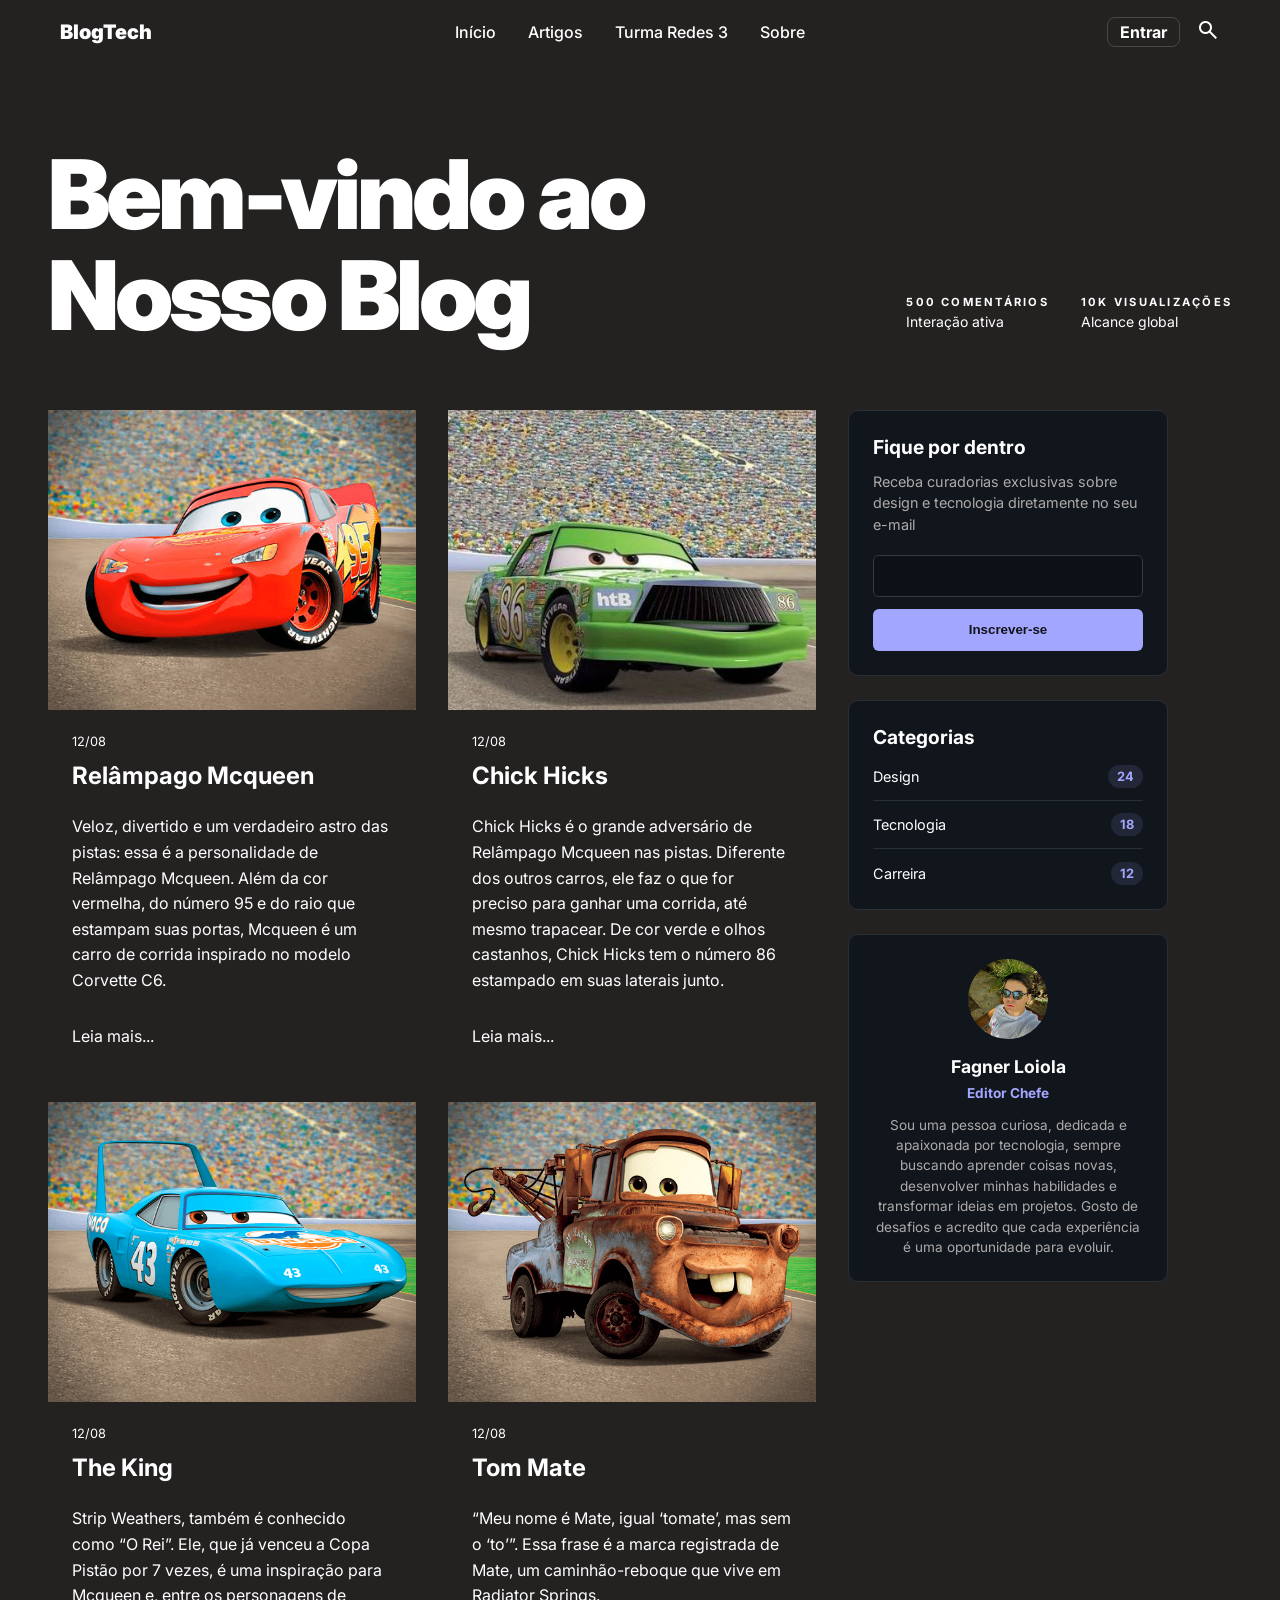
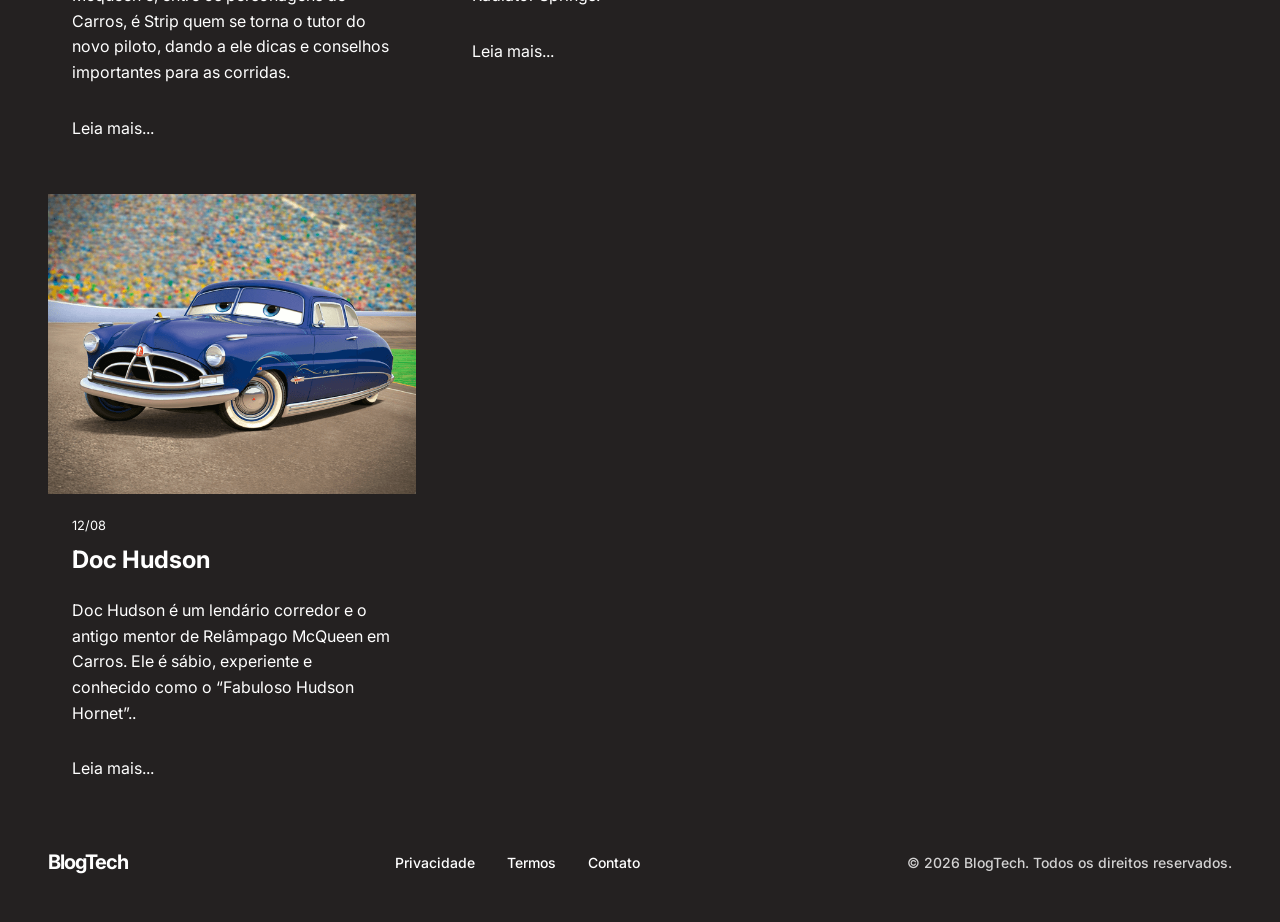
<file: blog.redes3/index.html>
<!doctype html>
<html lang="pt-BR">
  <head>
    <meta charset="utf-8" />
    <meta name="viewport" content="width=device-width, initial-scale=1.0" />
    <title>BlogTech — Navbar</title>
    <link href="https://fonts.googleapis.com/css2?family=Inter:wght@400;500;700;900&display=swap" rel="stylesheet" />
    <link href="https://fonts.googleapis.com/css2?family=Material+Symbols+Outlined" rel="stylesheet" />

    <link rel="stylesheet" href="./css/style.css" />
    <link rel="stylesheet" href="./css/hero.css" />
    <link rel="stylesheet" href="./css/footer.css" />
    <link rel="stylesheet" href="./css/main.css" />
    <link rel="stylesheet" href="./css/sidebar.css" />
</head>

<body>
    <header class="site-header">
        <nav class="nav-inner open">
            <!-- Logo -->
            <a href="#" class="nav-logo">BlogTech</a>

            <!-- Links -->
            <ul class="nav-links">
                <li>
                    <a href="#">Início</a>
                </li>
                <li>
                    <a href="#">Artigos</a>
                </li>
                <li>
                    <a href="#">Turma Redes 3</a>
                </li>
                <li>
                    <a href="#">Sobre</a>
                </li>
            </ul>

            <!-- Ações -->
            <div class="nav-actions">
                <a href="#" class="btn-entrar">Entrar</a>
                <button class="btn-search">
                    <span class="material-symbols-outlined">search</span>
                </button>
            </div>

            <button class="btn-hamburger">
                <span class="material-symbols-outlined">menu</span>
            </button>
        </nav>
    </header>

    <main>
  <section class="hero-section" id="inicio">
    <div class="hero-container">
      <div class="hero-titulo-wrapper">
        <h1 class="hero-titulo">Bem-vindo ao Nosso Blog</h1>
      </div>

      <div class="hero-stats">
        <div class="stat-item">
          <span class="stat-valor">500 Comentários</span>
          <span class="stat-descricao">Interação ativa</span>
        </div>

        <div class="stat-item">
          <span class="stat-valor">10k Visualizações</span>
          <span class="stat-descricao">Alcance global</span>
        </div>
      </div>
    </div>
  </section>

  <!-- Seção de conteúdo principal: grade de artigos e barra lateral (Prática 03) -->
  <section class="main-section">
    <div class="content-container">
        <!-- grade de arquivos-->
            <div class="posts-container">

                <article class="post-card">
                    <img src="./img/mcqueen.jpg" alt="Mcqueen">

                    <div class="post-content">
                        <span class="post-date">12/08</span>
                        <h2>Relâmpago Mcqueen</h2>
                        <p>Veloz, divertido e um verdadeiro astro das pistas: essa é a personalidade de Relâmpago Mcqueen. Além da cor vermelha, do número 95 e do raio que estampam suas portas, Mcqueen é um carro de corrida inspirado no modelo Corvette C6.</p>
                        <a href="">Leia mais...</a>
                    </div>

                </article>

                <article class="post-card">
                    <img src="./img/hicks.jpg" alt="Chick Hicks">

                    <div class="post-content">
                        <span class="post-date">12/08</span>
                        <h2>Chick Hicks</h2>
                        <p>Chick Hicks é o grande adversário de Relâmpago Mcqueen nas pistas. Diferente dos outros carros, ele faz o que for preciso para ganhar uma corrida, até mesmo trapacear. De cor verde e olhos castanhos, Chick Hicks tem o número 86 estampado em suas laterais junto.</p>
                        <a href="">Leia mais...</a>
                    </div>

                </article>

                <article class="post-card">
                    <img src="./img/rei.jpg" alt="The King">

                    <div class="post-content">
                        <span class="post-date">12/08</span>
                        <h2>The King</h2>
                        <p>Strip Weathers, também é conhecido como “O Rei”. Ele, que já venceu a Copa Pistão por 7 vezes, é uma inspiração para Mcqueen e, entre os personagens de Carros, é Strip quem se torna o tutor do novo piloto, dando a ele dicas e conselhos importantes para as corridas.</p>
                        <a href="">Leia mais...</a>
                    </div>

                </article>

                <article class="post-card">
                    <img src="./img/mate.jpg" alt="Tom Mate">

                    <div class="post-content">
                        <span class="post-date">12/08</span>
                        <h2>Tom Mate</h2>
                        <p>“Meu nome é Mate, igual ‘tomate’, mas sem o ‘to’”. Essa frase é a marca registrada de Mate, um caminhão-reboque que vive em Radiator Springs.</p>
                        <a href="">Leia mais...</a>
                    </div>

                </article>
                
                 <article class="post-card">
                    <img src="./img/doc-hudson.jpg" alt="Doc Hudson">

                    <div class="post-content">
                        <span class="post-date">12/08</span>
                        <h2>Doc Hudson</h2>
                        <p>Doc Hudson é um lendário corredor e o antigo mentor de Relâmpago McQueen em Carros. Ele é sábio, experiente e conhecido como o “Fabuloso Hudson Hornet”..</p>
                        <a href="">Leia mais...</a>
                    </div>

                </article>


            </div>
        <!-- barra lateral-->
             <aside class="side-bar">
            <div class="form-container">
              <h3>Fique por dentro</h3>
              <p>
                Receba curadorias exclusivas sobre design e tecnologia
                diretamente no seu e-mail
              </p>

              <input type="email" name="email" id="email" />
              <button class="btn-email">Inscrever-se</button>
            </div>

            <div class="categories-container">
              <h3>Categorias</h3>

              <ul>
                <li>
                  <span class="title-category">Design</span>
                  <span class="badge-category">24</span>
                </li>
                <li>
                  <span class="title-category">Tecnologia</span>
                  <span class="badge-category">18</span>
                </li>
                <li>
                  <span class="title-category">Carreira</span>
                  <span class="badge-category">12</span>
                </li>
              </ul>
            </div>

            <div class="editor-container">
              <img src="./img/fugner.jpg" alt="Foto do editor chefe" />
              <h4>Fagner Loiola</h4>
              <span>Editor Chefe</span>
              <p>
                Sou uma pessoa curiosa, dedicada e apaixonada por tecnologia, sempre buscando aprender coisas novas, desenvolver minhas habilidades e transformar ideias em projetos. Gosto de desafios e acredito que cada experiência é uma oportunidade para evoluir.

              </p>
            </div>
          </aside>
    </div>
   </section>
</main>

<footer class="site-footer">
  <div class="footer-container">
    <a href="./index.html" class="footer-brand"> BlogTech </a>

    <nav class="footer-nav">
      <a href="#">Privacidade</a>
      <a href="#">Termos</a>
      <a href="#">Contato</a>
    </nav>

    <p class="footer-copy">© 2026 BlogTech. Todos os direitos reservados.</p>
  </div>
</footer>




        <script>
  let menu = document.querySelector(".btn-hamburger")
  let nav = document.querySelector(".nav-inner")

  menu.addEventListener("click", () => {
    nav.classList.toggle("open");
  });

</script>
</body>
</html>
</file>
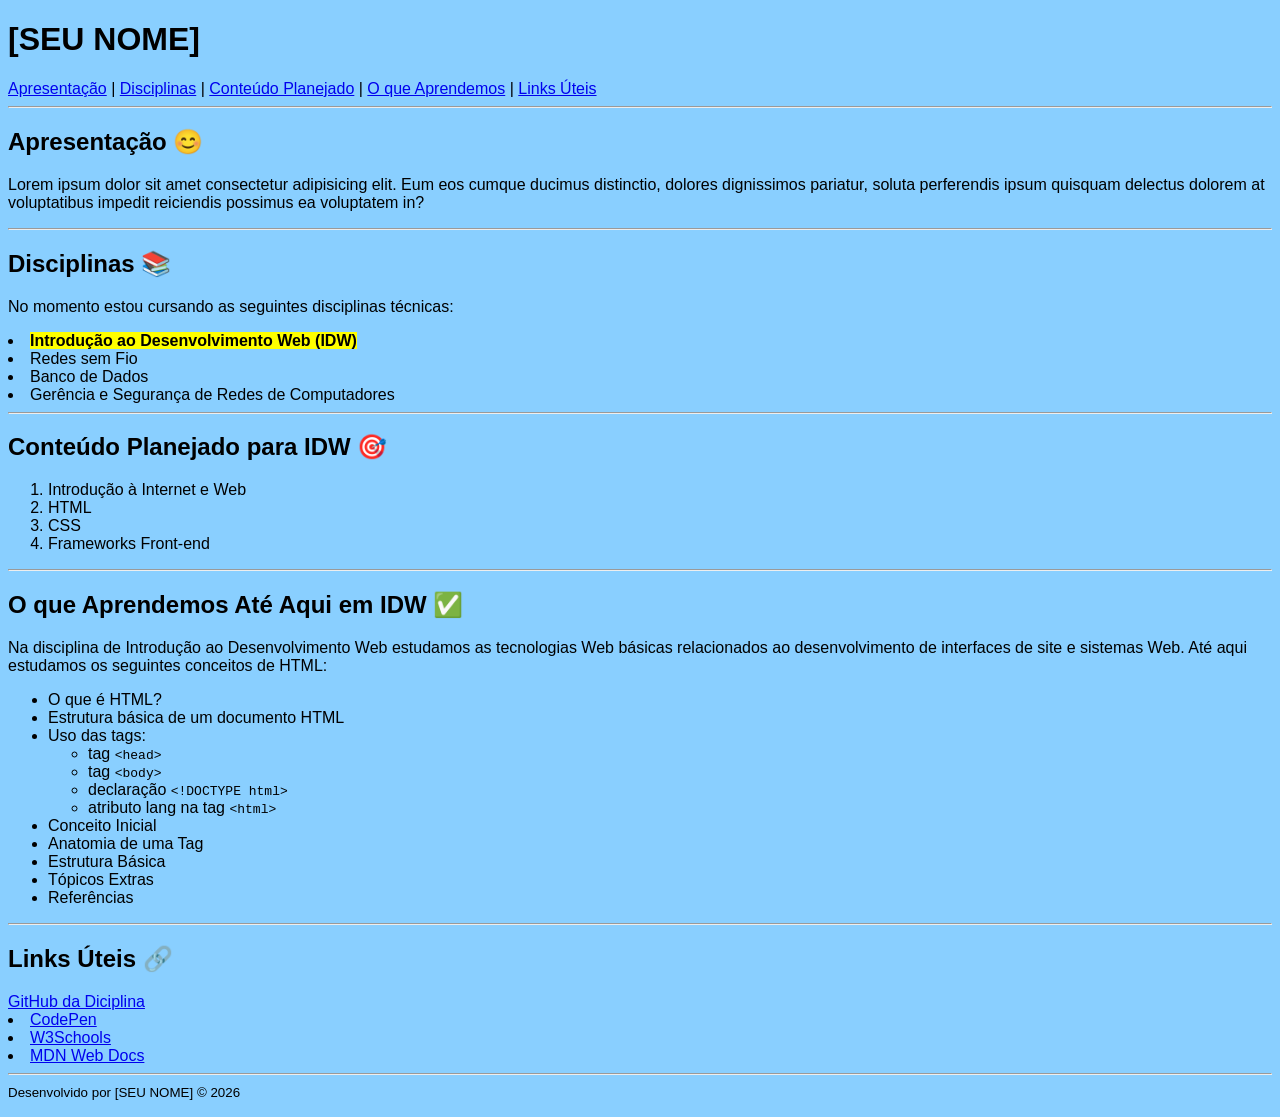
<file: exemplos/ex-02-25/index.html>
<!DOCTYPE html>
<html lang="pt-BR">

<head>
    <meta charset="UTF-8">
    <meta name="viewport" content="width=device-width, initial-scale=1.0">
    <meta name="author" content="Fagner Loiola" />
    <meta name="description" content="Exemplo de estrutura semântica e estilização css básica" />
    <meta name="keywords" content="html,css,semântica web,estilização" />
    <title>Exemplo - 25/02</title>
    <style>
        body {
            background-color: #89CFFf;
            font-family: Arial, Helvetica, sans-serif
        }
    </style>
</head>
<header>
    <h1>[SEU NOME]</h1>

    <nav>
        <a href="#apresentacao">Apresentação</a> |
        <a href="#disciplinas">Disciplinas</a> |
        <a href="#conteudo">Conteúdo Planejado</a> |
        <a href="#aprendemos">O que Aprendemos</a> |
        <a href="#links">Links Úteis</a>
    </nav>
</header>


<hr />

<main>
    <section id="apresentacao">
        <h2>Apresentação &#x1F60A;</h2>
        <p>
            Lorem ipsum dolor sit amet consectetur adipisicing elit. Eum eos cumque ducimus distinctio, dolores
            dignissimos pariatur, soluta perferendis ipsum quisquam delectus dolorem at voluptatibus impedit reiciendis
            possimus ea voluptatem in?
        </p>
    </section>

    <hr />

    <section id="disciplinas">
        <h2>Disciplinas &#x1F4DA;</h2>
        <p>
            No momento estou cursando as seguintes disciplinas técnicas:
        </p>
    </section <ul>
    <li>
        <strong><mark>Introdução ao Desenvolvimento Web (IDW)</mark></strong>
    </li>
    <li>Redes sem Fio</li>
    <li>Banco de Dados</li>
    <li>Gerência e Segurança de Redes de Computadores</li>
    </ul>

    <hr />

    <h2 id="conteudo">Conteúdo Planejado para IDW 🎯</h2>
    <ol>
        <li>Introdução à Internet e Web</li>
        <li>
            <span title="Linguagem de marcação usada para estruturar páginas Web">HTML</span>
        </li>
        <li><span title="Folhas de estilo para design da página">CSS</span></li>
        <li>Frameworks Front-end</li>
    </ol>
    <hr />

    <section id="aprendemos">
        <h2>O que Aprendemos Até Aqui em IDW ✅</h2>
        <p>
            Na disciplina de Introdução ao Desenvolvimento Web estudamos as tecnologias
            Web básicas relacionados ao desenvolvimento de interfaces de site e sistemas
            Web. Até aqui estudamos os seguintes conceitos de HTML:
        </p>

    </section>
    <ul>
        <li>O que é HTML?</li>
        <li>Estrutura básica de um documento HTML</li>
        <li>
            Uso das tags:
            <ul>
                <li>tag <code>&lt;head&gt;</code></li>
                <li>tag <code>&lt;body&gt;</code></li>
                <li>declaração <code>&lt;!DOCTYPE html&gt; </code></li>
                <li>atributo lang na tag <code>&lt;html&gt; </code></li>
            </ul>
        </li>

        <li>Conceito Inicial</li>
        <li>Anatomia de uma Tag</li>
        <li>Estrutura Básica</li>
        <li>Tópicos Extras</li>
        <li>Referências</li>
    </ul>
    <hr />

    <h2 id="links">Links Úteis &#x1F517;</h2>
    <ul>
</main> <a href="https://github.com/lucas-lfm/idw-redes-base/tree/main/atividades/HTML-CSS/atv02/"
    target="_blank">GitHub da Diciplina</a>
</li>
<li>
    <a href="https://github.com/lucas-lfm/idw-redes-base/tree/main/atividades/HTML-CSS/atv02/"
        target="_blank">CodePen</a>
</li>

<li><a href="https://www.w3schools.com" target="_blank">W3Schools</a></li>
<li>
    <a href="https://developer.mozilla.org/pt-BR/" target="_blank">MDN Web Docs</a>
</li>
</ul>

</main>

<hr />

<footer <p>
    <small>Desenvolvido por [SEU NOME] &copy; 2026</small>
    </p>
    </body>

</html>
</body>

</html>
</file>
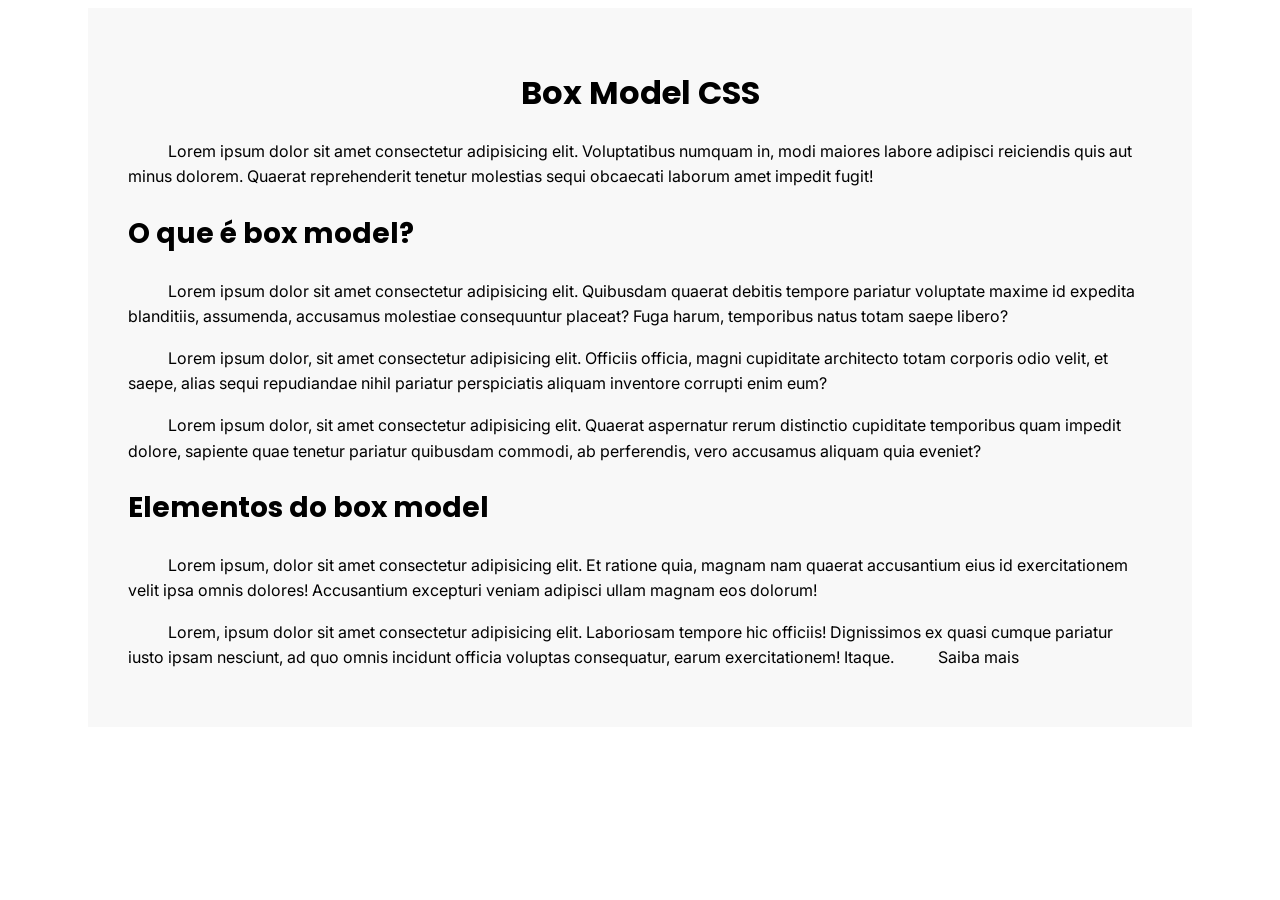
<file: exemplos/ex-03-18/index.html>
<!DOCTYPE html>
<html lang="en">

<head>
    <meta charset="UTF-8">
    <meta name="viewport" content="width=device-width, initial-scale=1.0">
    <title>Prática sobre Box Model</title>
    <link rel="preconnect" href="https://fonts.googleapis.com">
    <link rel="preconnect" href="https://fonts.gstatic.com" crossorigin>
    <link
        href="https://fonts.googleapis.com/css2?family=Inter:ital,opsz,wght@0,14..32,100..900;1,14..32,100..900&family=Poppins:ital,wght@0,100;0,200;0,300;0,400;0,500;0,600;0,700;0,800;0,900;1,100;1,200;1,300;1,400;1,500;1,600;1,700;1,800;1,900&display=swap"
        rel="stylesheet">
    <link rel="stylesheet" href="style.css" />

</head>

<body>
    <div class="container">
        <h1>Box Model CSS</h1>
        <p>Lorem ipsum dolor sit amet consectetur adipisicing elit. Voluptatibus numquam in, modi maiores labore
            adipisci reiciendis quis aut minus dolorem. Quaerat reprehenderit tenetur molestias sequi obcaecati laborum
            amet impedit fugit!</p>
        <h2>O que é box model?</h2>
        <p>Lorem ipsum dolor sit amet consectetur adipisicing elit. Quibusdam quaerat debitis tempore pariatur voluptate
            maxime id expedita blanditiis, assumenda, accusamus molestiae consequuntur placeat? Fuga harum, temporibus
            natus totam saepe libero?</p>
        <p>Lorem ipsum dolor, sit amet consectetur adipisicing elit. Officiis officia, magni cupiditate architecto totam
            corporis odio velit, et saepe, alias sequi repudiandae nihil pariatur perspiciatis aliquam inventore
            corrupti enim eum?
        <p>Lorem ipsum dolor, sit amet consectetur adipisicing elit. Quaerat aspernatur rerum distinctio cupiditate
            temporibus quam impedit dolore, sapiente quae tenetur pariatur quibusdam commodi, ab perferendis, vero
            accusamus aliquam quia eveniet?</p>
        <h2>Elementos do box model</h2>
        <p>Lorem ipsum, dolor sit amet consectetur adipisicing elit. Et ratione quia, magnam nam quaerat accusantium
            eius id exercitationem velit ipsa omnis dolores! Accusantium excepturi veniam adipisci ullam magnam eos
            dolorum!</p>
        </p>
        <p>Lorem, ipsum dolor sit amet consectetur adipisicing elit. Laboriosam tempore hic officiis! Dignissimos ex
            quasi cumque pariatur iusto ipsam nesciunt, ad quo omnis incidunt officia voluptas consequatur, earum
            exercitationem! Itaque.
            <button>Saiba mais</button>
        </p>
    </div>
</body>

</html>
</file>
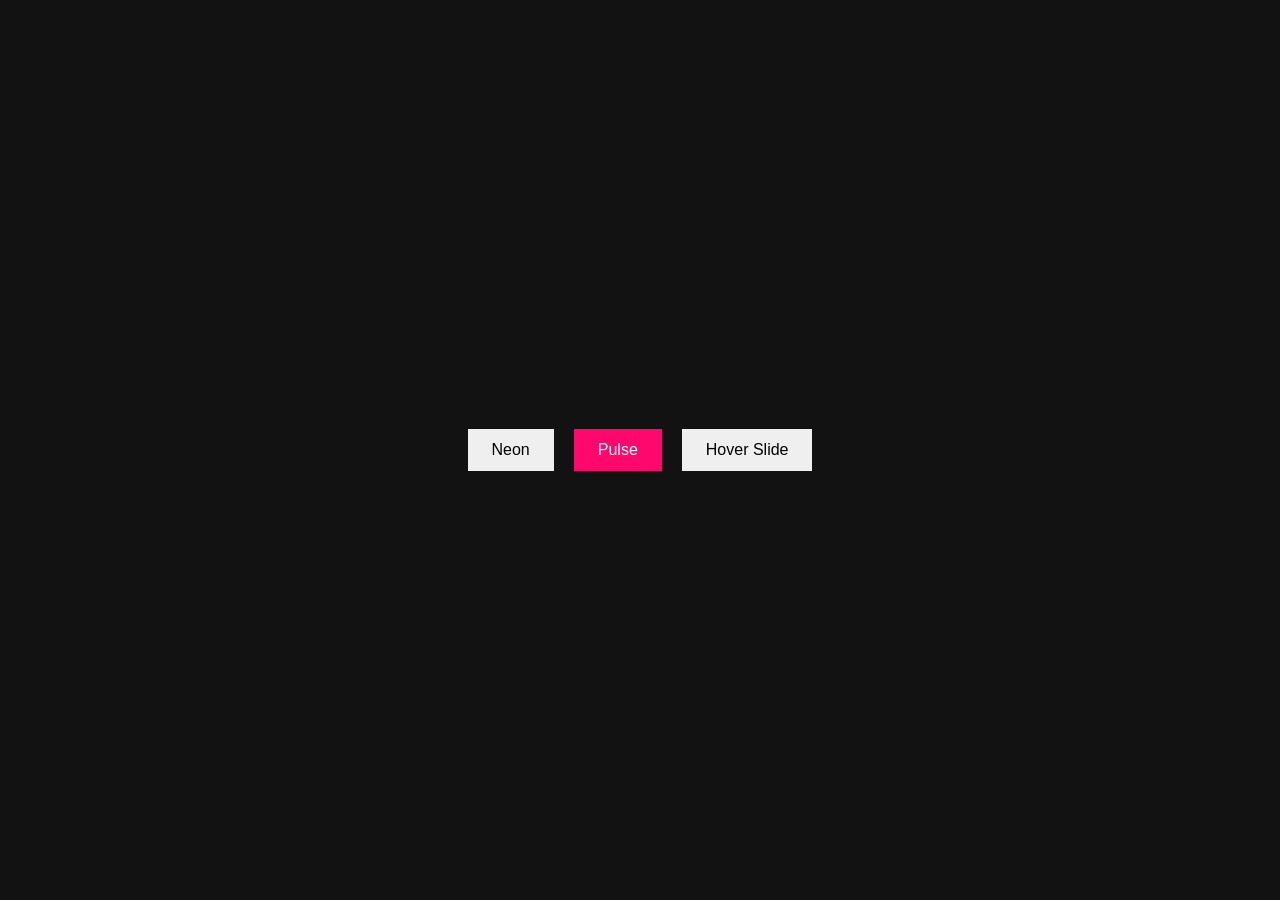
<file: exemplos/exemplos_animacoes/index.html>
<!DOCTYPE html>
<html lang="pt-BR">
<head>
    <meta charset="UTF-8">
    <meta name="viewport" content="width=device-width, initial-scale=1.0">
    <title>Botões Animados</title>
    <link rel="stylesheet" href="style.css">
</head>
<body>

    <div class="container">
        <button class="btn-neon">Neon</button>

        <button class="btn-pulse">Pulse</button>

        <button class="btn-slide">Hover Slide</button>
    </div>

</body>
</html>
</file>
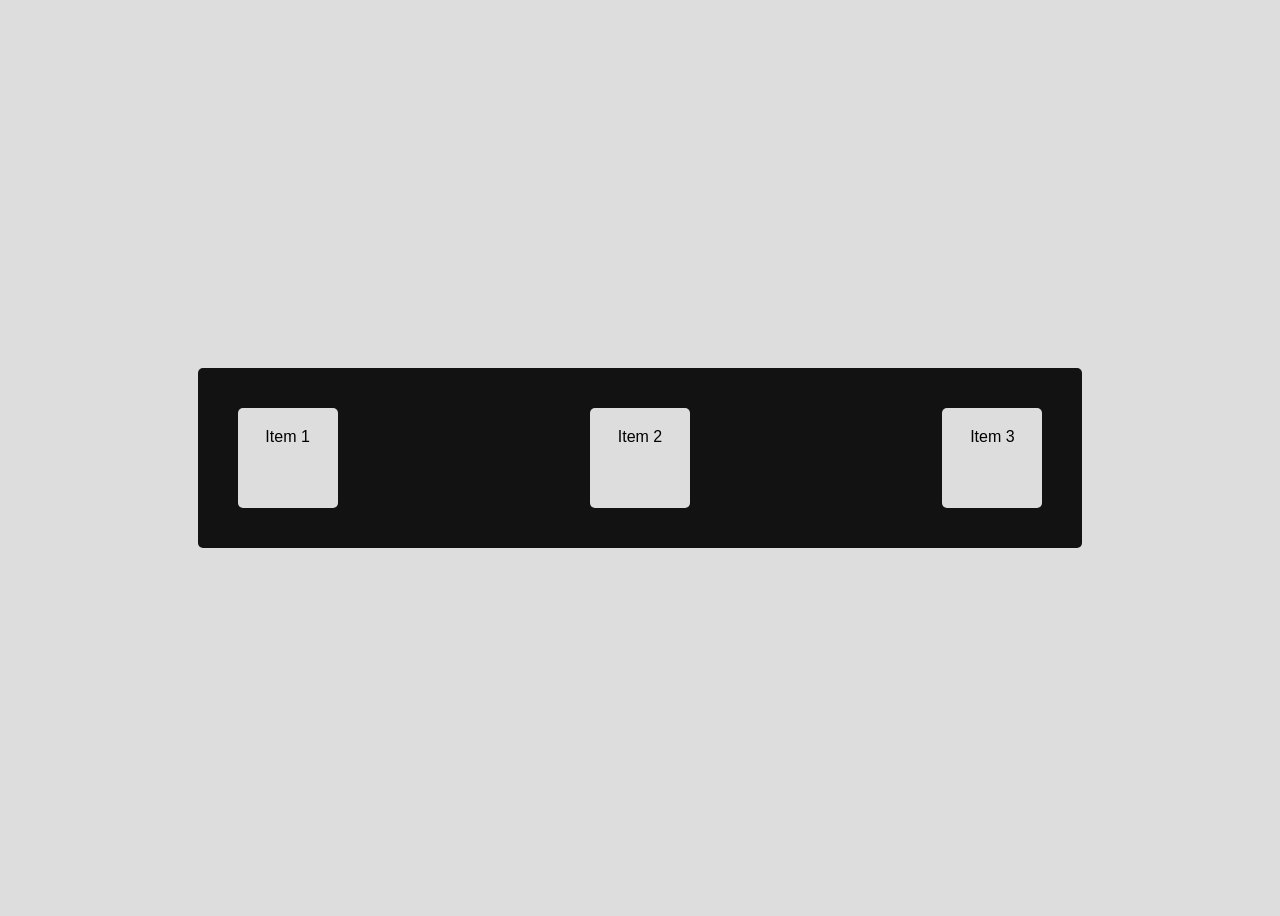
<file: exemplos/flexbox/index.html>
<!DOCTYPE html>
<html lang="pt-BR">
<head>
    <meta charset="UTF-8">
    <meta name="viewport" content="width=device-width, initial-scale=1.0">
    <title>Introdução ao Flexbox</title>
    <link rel="stylesheet" href="style.css">
</head>
<body>
    <div class="container">
        <div class="item">Item 1</div>
        <div class="item">Item 2</div>
        <div class="item">Item 3</div>
    </div>
</body>
</html>
</file>
<file: blog.redes3/css/style.css>
*{
    margin:0;
    padding:0;
    box-sizing:border-box;
}

:root{
    --bg:#242121;
    --surface:rgba(100, 73, 73, 0.9);
    --primary:#a3a6ff;
    --text:#fff;
    --text2:#adaaaa;
    --nav-height:64px;
}

body{
    font-family:'Inter',sans-serif;
    background:var(--bg);
    color:var(--text);
    min-height:100vh;
}

.site-header {
  height: var(--nav-height);
  background: var(--color-surface);
}

.nav-inner{
    max-width:1200px;
    margin:auto;
    display:flex;
    align-items:center;
    justify-content:space-between;
    padding:0 20px;
    min-height:var(--nav-height);
}

.nav-links {
  display: flex;
  gap: 2rem;
  list-style: none;
}

.nav-logo {
  font-size: 1.25rem;
  font-weight: 900;
  text-decoration: none;
  color: var(--color-text);
}

.nav-links a {
  text-decoration: none;
  color: var(--color-text-muted);
  font-weight: 500;
}

.nav-links a:hover {
  color: var(--color-text);
}

.nav-actions {
  display: flex;
  gap: 1rem;
  align-items: center;
}

.btn-entrar {
  text-decoration: none;
  color: var(--color-primary);
  border: 1px solid #484847;
  padding: 0.25rem 0.75rem;
  border-radius: 0.5rem;
  font-weight: 700;
}

.btn-search {
  background: none;
  border: none;
  color: var(--color-text-muted);
  font-size: 1.3rem;
  cursor: pointer;
}

.btn-hamburger {
  display: none;
  background: none;
  border: none;
  color: var(--color-text);
  cursor: pointer;
}


@media(max-width:768px){

    .site-header{
        padding:15px;
    }

    .nav-inner{
        flex-direction:column;
        gap:15px;
    }

    .nav-links{
        flex-direction:column;
        align-items:center;
        gap:12px;
    }

    .nav-actions{
        width:100%;
        justify-content:center;
    }

    .btn-entrar{
        width:100%;
        max-width:180px;
        text-align:center;
    }

}
</file>
<file: blog.redes3/css/hero.css>
.hero-section {
  padding: 5rem 3rem 4rem;
}

.hero-container {
  display: flex;
  flex-direction: row;
  justify-content: space-between;
  align-items: flex-end;
  gap: 2rem;
  max-width: var(--max-width-content);
  margin: 0 auto;
}

.hero-titulo-wrapper {
  flex: 1;
}

.hero-titulo {
  font-size: 6rem;
  font-weight: 900;
  line-height: 1.05;
  letter-spacing: -0.04em;
  color: var(--color-text);
}

.hero-stats {
  display: flex;
  flex-direction: row;
  gap: 2rem;
  padding-bottom: 1rem;
  flex-shrink: 0;
}

.stat-item {
  display: flex;
  flex-direction: column;
}

.stat-valor {
  font-size: 0.7rem;
  font-weight: 700;
  color: var(--color-primary);
  letter-spacing: 0.2em;
  text-transform: uppercase;
}

.stat-descricao {
  font-size: 0.875rem;
  color: var(--color-text-secondary);
  margin-top: 0.25rem;
}
</file>
<file: blog.redes3/css/footer.css>
.site-footer {
  padding: 3rem;
  border-top: 1px solid var(--color-divisor);
}

.footer-container {
  display: flex;
  justify-content: space-between;
  align-items: center;

  max-width: var(--max-width-content);
  margin: 0 auto;
}

.footer-brand {
  font-size: 1.25rem;
  font-weight: 700;
  color: var(--color-text);
  text-decoration: none;
  letter-spacing: -0.05em;
}

.footer-nav {
  display: flex;
  gap: 2rem;
  flex-wrap: wrap;
}

.footer-nav a {
  color: var(--color-text-muted);
  text-decoration: none;
  font-size: 0.875rem;
  font-weight: 500;
}

.footer-nav a:hover {
  color: var(--color-primary);
}

.footer-copy {
  font-size: 0.875rem;
  color: var(--color-text-muted);
  font-weight: 500;
  opacity: 0.8;
}
</file>
<file: blog.redes3/css/main.css>
.main-section {
  padding: 0 3rem;
}

.content-container {
  margin: 0 auto;
  max-width: var(--max-width-content);
  display: grid;
  grid-template-columns: 2fr 1fr;
  gap: 2rem;
}

.posts-container {
  display: grid;
  grid-template-columns: 1fr 1fr;
  gap: 2rem;
}

.post-card {
  background-color: var(--color-surface);
  border-radius: var(--border-radius);

  overflow: hidden;

  cursor: pointer;
  transition: all 0.3s;
}

.post-content {
  padding: 1.5rem;
  display: flex;
  flex-direction: column;
}

.post-card img {
  width: 100%;
  display: block;
  height: 300px;
  object-fit: cover;
}

.post-date {
  color: var(--color-text-muted);
  font-size: 0.8rem;
  margin-bottom: 0.8rem;
}

.post-content h2 {
  margin-bottom: 1.5rem;
}

.post-content p {
  margin-bottom: 2rem;
  line-height: 1.6;
  color: var(--color-text-muted);
}

.post-content a {
  text-decoration: none;
  color: var(--color-primary);
}

.post-card:hover {
  transform: scale(1.03);
}
</file>
<file: blog.redes3/css/sidebar.css>
/* =========================
   SIDEBAR
========================= */

.side-bar {
    width: 100%;
    max-width: 320px;

    display: flex;
    flex-direction: column;
    gap: 1.5rem;
}


/* =========================
   NEWSLETTER
========================= */

.form-container {
    background: #11161c;
    border: 1px solid #292f36;
    border-radius: 10px;
    padding: 1.5rem;
}

.form-container h3 {
    color: #ffffff;
    font-size: 1.2rem;
    margin-bottom: 0.75rem;
}

.form-container p {
    color: #adaaaa;
    font-size: 0.9rem;
    line-height: 1.5;
    margin-bottom: 1.2rem;
}

.form-container input {
    width: 100%;
    height: 42px;

    padding: 0 0.8rem;
    margin-bottom: 0.75rem;

    background: #0d1117;
    color: #ffffff;

    border: 1px solid #343a42;
    border-radius: 6px;

    outline: none;
}

.form-container input:focus {
    border-color: #a3a6ff;
}

.btn-email {
    width: 100%;
    height: 42px;

    background: #a3a6ff;
    color: #111318;

    border: none;
    border-radius: 6px;

    font-weight: 700;
    cursor: pointer;

    transition: 0.2s ease;
}

.btn-email:hover {
    opacity: 0.85;
}


/* =========================
   CATEGORIAS
========================= */

.categories-container {
    background: #11161c;
    border: 1px solid #292f36;
    border-radius: 10px;
    padding: 1.5rem;
}

.categories-container h3 {
    color: #ffffff;
    font-size: 1.2rem;
    margin-bottom: 1rem;
}

.categories-container ul {
    list-style: none;

    display: flex;
    flex-direction: column;
    gap: 0.8rem;
}

.categories-container li {
    display: flex;
    justify-content: space-between;
    align-items: center;

    padding-bottom: 0.75rem;

    border-bottom: 1px solid #292f36;
}

.categories-container li:last-child {
    border-bottom: none;
    padding-bottom: 0;
}

.title-category {
    color: #ffffff;
    font-size: 0.9rem;
}

.badge-category {
    min-width: 30px;

    padding: 0.25rem 0.55rem;

    background: rgba(163, 166, 255, 0.12);
    color: #a3a6ff;

    border-radius: 20px;

    text-align: center;

    font-size: 0.8rem;
    font-weight: 700;
}


/* =========================
   CARD DO AUTOR
========================= */

.editor-container {
    background: #11161c;
    border: 1px solid #292f36;
    border-radius: 10px;

    padding: 1.5rem;

    text-align: center;
}

.editor-container img {
    width: 80px;
    height: 80px;

    border-radius: 50%;
    object-fit: cover;

    margin-bottom: 0.8rem;

    background: #242a31;
}

.editor-container h4 {
    color: #ffffff;
    font-size: 1.1rem;
    margin-bottom: 0.3rem;
}

.editor-container span {
    color: #a3a6ff;
    font-size: 0.85rem;
    font-weight: 700;
}

.editor-container p {
    color: #adaaaa;
    font-size: 0.85rem;
    line-height: 1.5;

    margin-top: 0.8rem;
}


/* =========================
   RESPONSIVIDADE
========================= */

@media (max-width: 900px) {

    .side-bar {
        max-width: 100%;
    }

}
</file>
<file: exemplos/ex-03-18/style.css>
body {
    background-color: rgb (241, 241, 241);
    font-family: 'Inter', Arial, Helvetica, sans-serif;
}

h1,
h2,
h3 {
    font-family: "Poppins", Arial, Helvetica, sans-serif;
}

h1 {
    font-size: 32px;
    text-align: center;
}

h2 {
    font-size: 28px;
}

h3 {
    font-size: 24px;
}

.container {
    max-width: 1024px;
    margin: 0px auto;
    background-color: #f8f8f8;
    padding: 40px;
}

p {
    line-height: 1.6;
}

p {
    text-indent: 40px;
}

button {
    all:unset
}
</file>
<file: exemplos/exemplos_animacoes/style.css>
* {
    margin: 0%;
    padding: 0%;
    box-sizing: border-box;
}

body {
    background-color: #121212;
    height: 100vh;
    display: flex;
    justify-content: center;
    align-items: center;
    font-family: Arial, Helvetica, sans-serif;
}

.container {
    display: flex;
    gap: 20px;
}

button {
    padding: 12px 24px;
    border: none;
    cursor: pointer;
    font-size: 1rem;
}

.btn-pulse {
    background-color: #ff086e;
    color: white;
    animation: pulse 1.5s infinite;
}

@keyframes pulse {
    0% {
      transform: scale(1);
    }
    50% {
        transform: scale(1.1);
    }
    100% {
        transform: scale(1);
    }
}
</file>
<file: exemplos/flexbox/style.css>
* {
  box-sizing: border-box;
}

body {
  background-color: #ddd;
  font-family: Helvetica, Verdana, Arial;
  display: flex;
  justify-content: center;
  align-items: center;
  height: 100vh; /* View Height */
}

.container {
  display: flex;
  background-color: #121212;
  padding: 40px;
  border-radius: 5px;
  width: 70%;
  gap: 20px;
  justify-content: space-between;
}

.item {
  background-color: #ddd;
  text-align: center;
  padding: 20px;
  width: 100px;
  height: 100px;
  border-radius: 5px;
}
</file>
